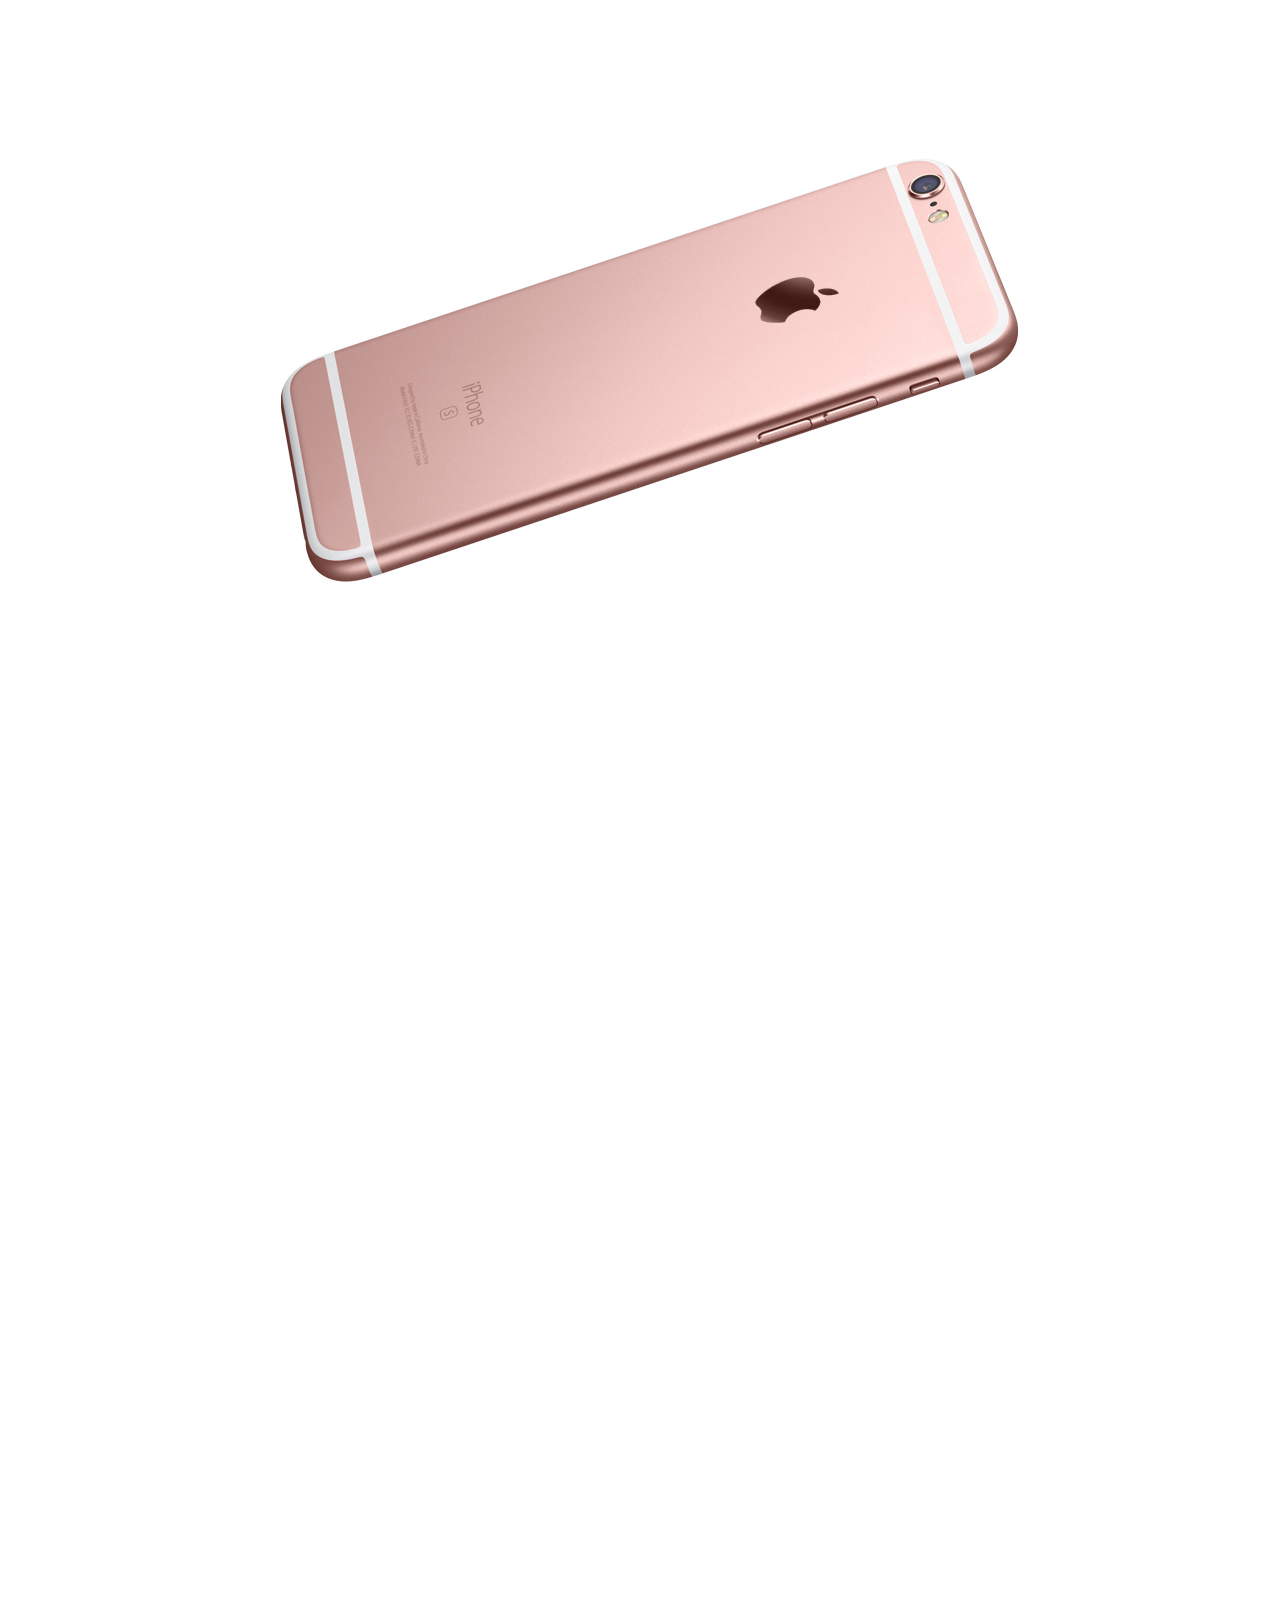
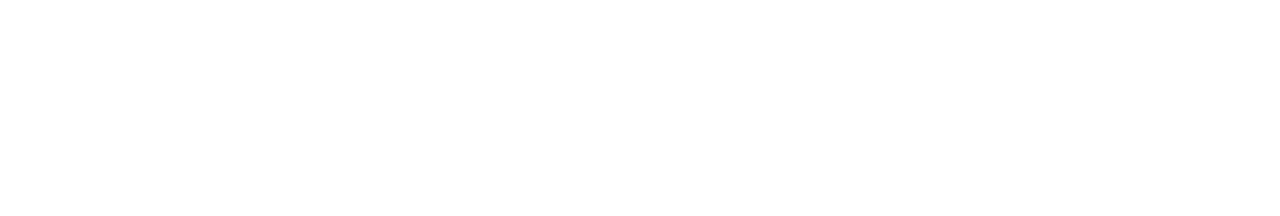
<file: imagenes/index.html>
﻿<!DOCTYPE html>
<html lang="en">
<head>
  <meta charset="UTF-8">
  <title>Especial 1 - Parallax</title>
  <style>
    .container {
      height: 200vh;
      width: 800px;
      margin: 0 auto;
      text-align: center;
    }
    .iphone {
      display: inline-block;
      margin-top: 150px;
      position: relative;
      transition: .1s;
    }
    .shape {
      background-image: url(shape.jpg);
      width: 128px;
      height: 128px;
      position: absolute;
      top: 75px;
      right: 161px;
      background-position: -54px;
      -webkit-mask-image: url(apple-mask.png);
      mask-image: url(apple-mask.png);
    }
  </style>
</head>
<body>
  <section class="container">
    <figure class="iphone" id="iphone">
      <img src="iphone.jpg" alt="">
      <div class="shape" id="mask"></div>
    </figure>
  </section>
  <script>
    const $iphone = document.getElementById('iphone');
    const $mask = document.getElementById('mask');
    window.addEventListener('scroll', function(e){
      console.log(window.scrollY);
      // $iphone.style.marginTop = window.scrollY + 'px';
      var position = 54 + window.scrollY;
      $mask.style.backgroundPosition = '-'+ position + 'px';
      $iphone.style.transform = 'rotate(-'+ position*0.02 +'deg)';
    });
  </script>
</body>
</html>
</file>
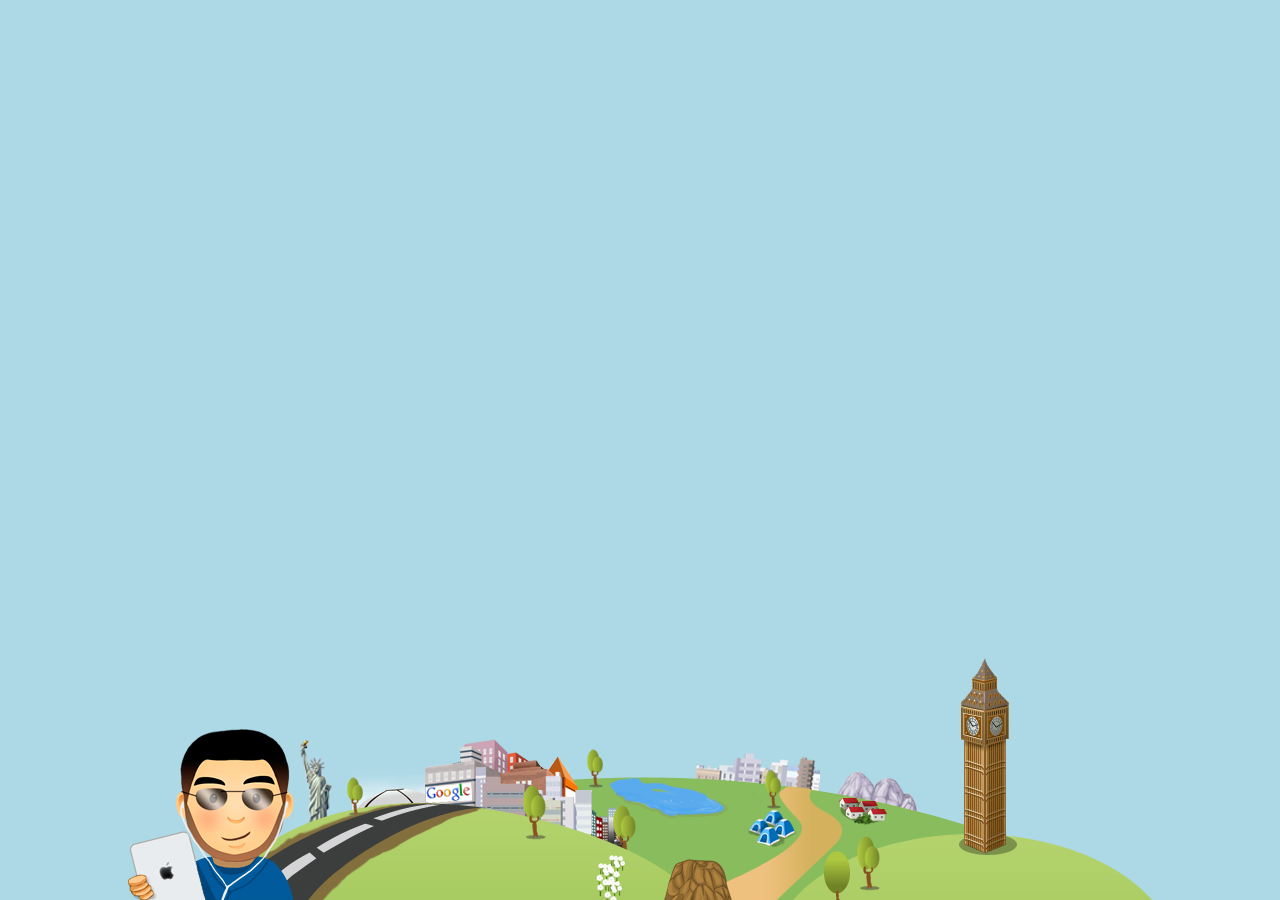
<file: cvander.html>
﻿<!DOCTYPE html>

<html lang="en" xmlns="http://www.w3.org/1999/xhtml">
<head>
    <meta charset="utf-8" />
    <title>Reto 3 transiciones con :hover</title>
    <link rel="stylesheet" href="css/cvander.css" />
</head>
<body>
    <div class="container">
        <div class="cvanderland">
            <div class="cvander">
                <img src="imagenes/body.png" class="cvander-body" alt="cvander body" />
                <img src="imagenes/head.png" class="cvander-head" alt="cvander head" />
                <img src="imagenes/ipad.png" class="cvander-ipad" alt="cvamder ipad" />
            </div>
        </div>
    </div>
</body>
</html>
</file>
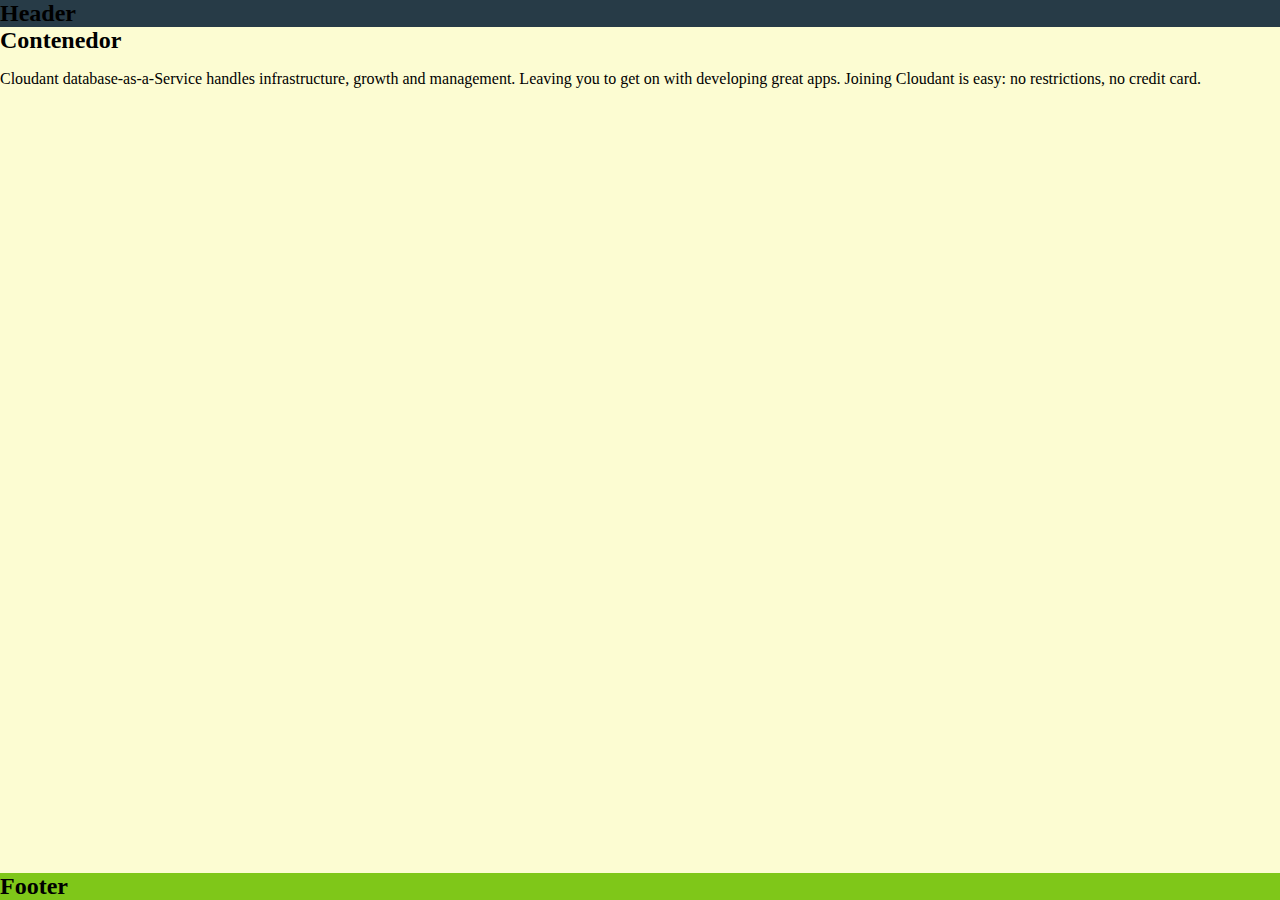
<file: stikefooter.html>
﻿<!DOCTYPE html>

<html lang="en" xmlns="http://www.w3.org/1999/xhtml">
<head>
    <meta charset="utf-8" />
    <title>Reto dos - Desarrollo web -Stiky footer</title>
    <link rel="stylesheet" href="css/stikefooter.css" />
</head>
<body id="body">
    <header id="header">
        <h2>Header</h2>
    </header>
        <section id="contenido">
            <h2>Contenedor</h2>
            <p>Cloudant database-as-a-Service handles infrastructure, growth and management. Leaving you to get on with developing great apps. Joining Cloudant is easy: no restrictions, no credit card.</p>

        </section>
    <footer id="footer">
        <h2>Footer</h2>
    </footer>
    <script>
        var $contenido = document.getElementById('contenido');
        var $footer = document.getElementById('footer');
        var $header = document.getElementById('header');
        var $bodyr = document.getElementById('doby');

        var alto = $body.offsetHeight - ($footer.offsetHeight + $header.offsetHeight);
        //console.log(alto);
        $contenido.style.minHeight = alto + "px";
    </script>

</body>
</html>
</file>
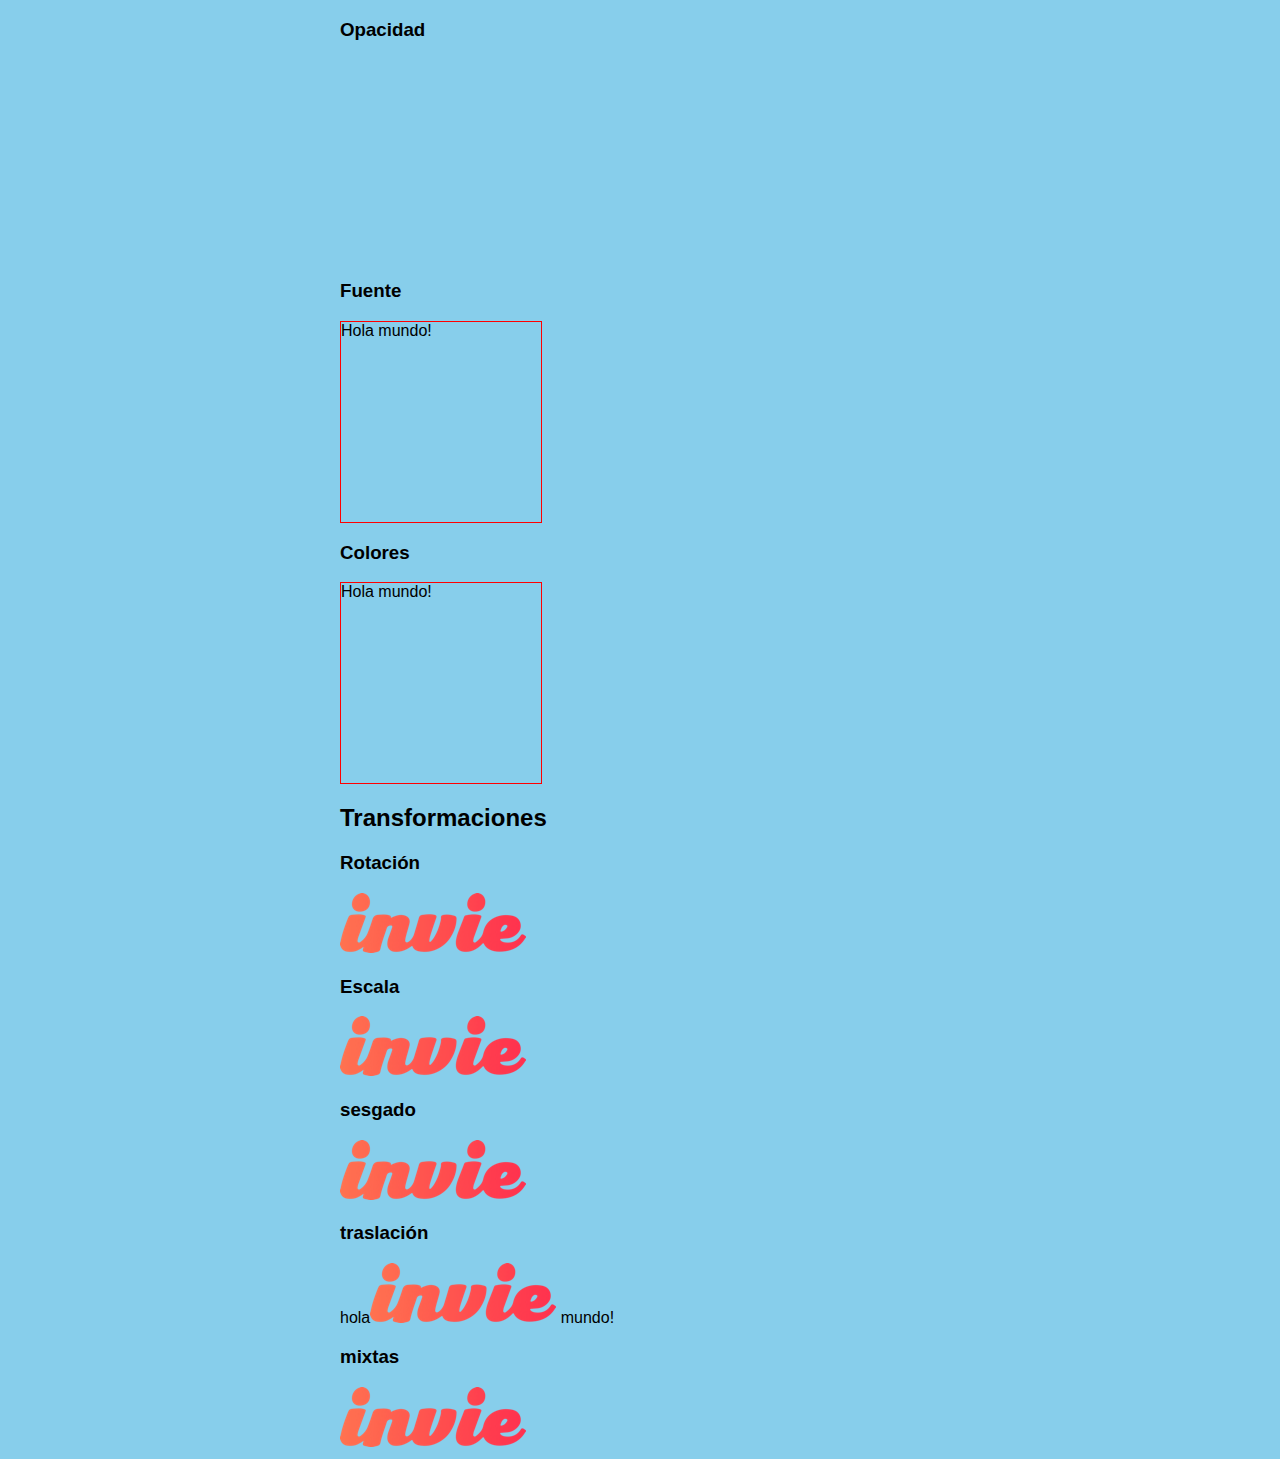
<file: transiciones.html>
﻿<!DOCTYPE html>
<html lang="en">
<head>
  <meta charset="UTF-8">
  <title>Transiciones</title>
  <link rel="stylesheet" href="css/transitions.css"/>
</head>
<body>
  <div class="contenedor">
    <h3>Opacidad</h3>
    <div class="transicion caja opacity">Hola mundo!</div>

    <h3>Fuente</h3>
    <div class="transicion caja fuente">Hola mundo!</div>

    <h3>Colores</h3>
    <div class="transicion caja colores">Hola mundo!</div>

    <h2>Transformaciones</h2>

    <h3>Rotación</h3>
    <img class="transicion rotacion" src="imagenes/invie.png" width="186" height="60"/>

    <h3>Escala</h3>
    <img class="transicion escala" src="imagenes/invie.png" width="186" height="60"/>

    <h3>sesgado</h3>
    <img class="transicion sesgado" src="imagenes/invie.png" width="186" height="60"/>
    <h3>traslación</h3>

    <span>hola</span><img class="transicion traslacion" src="imagenes/invie.png" width="186" height="60"/> <span>mundo!</span>
    <h3>mixtas</h3>
    <img class="transicion mixtas" src="imagenes/invie.png" width="186" height="60"/>
  </div>
</body>
</html>
</file>
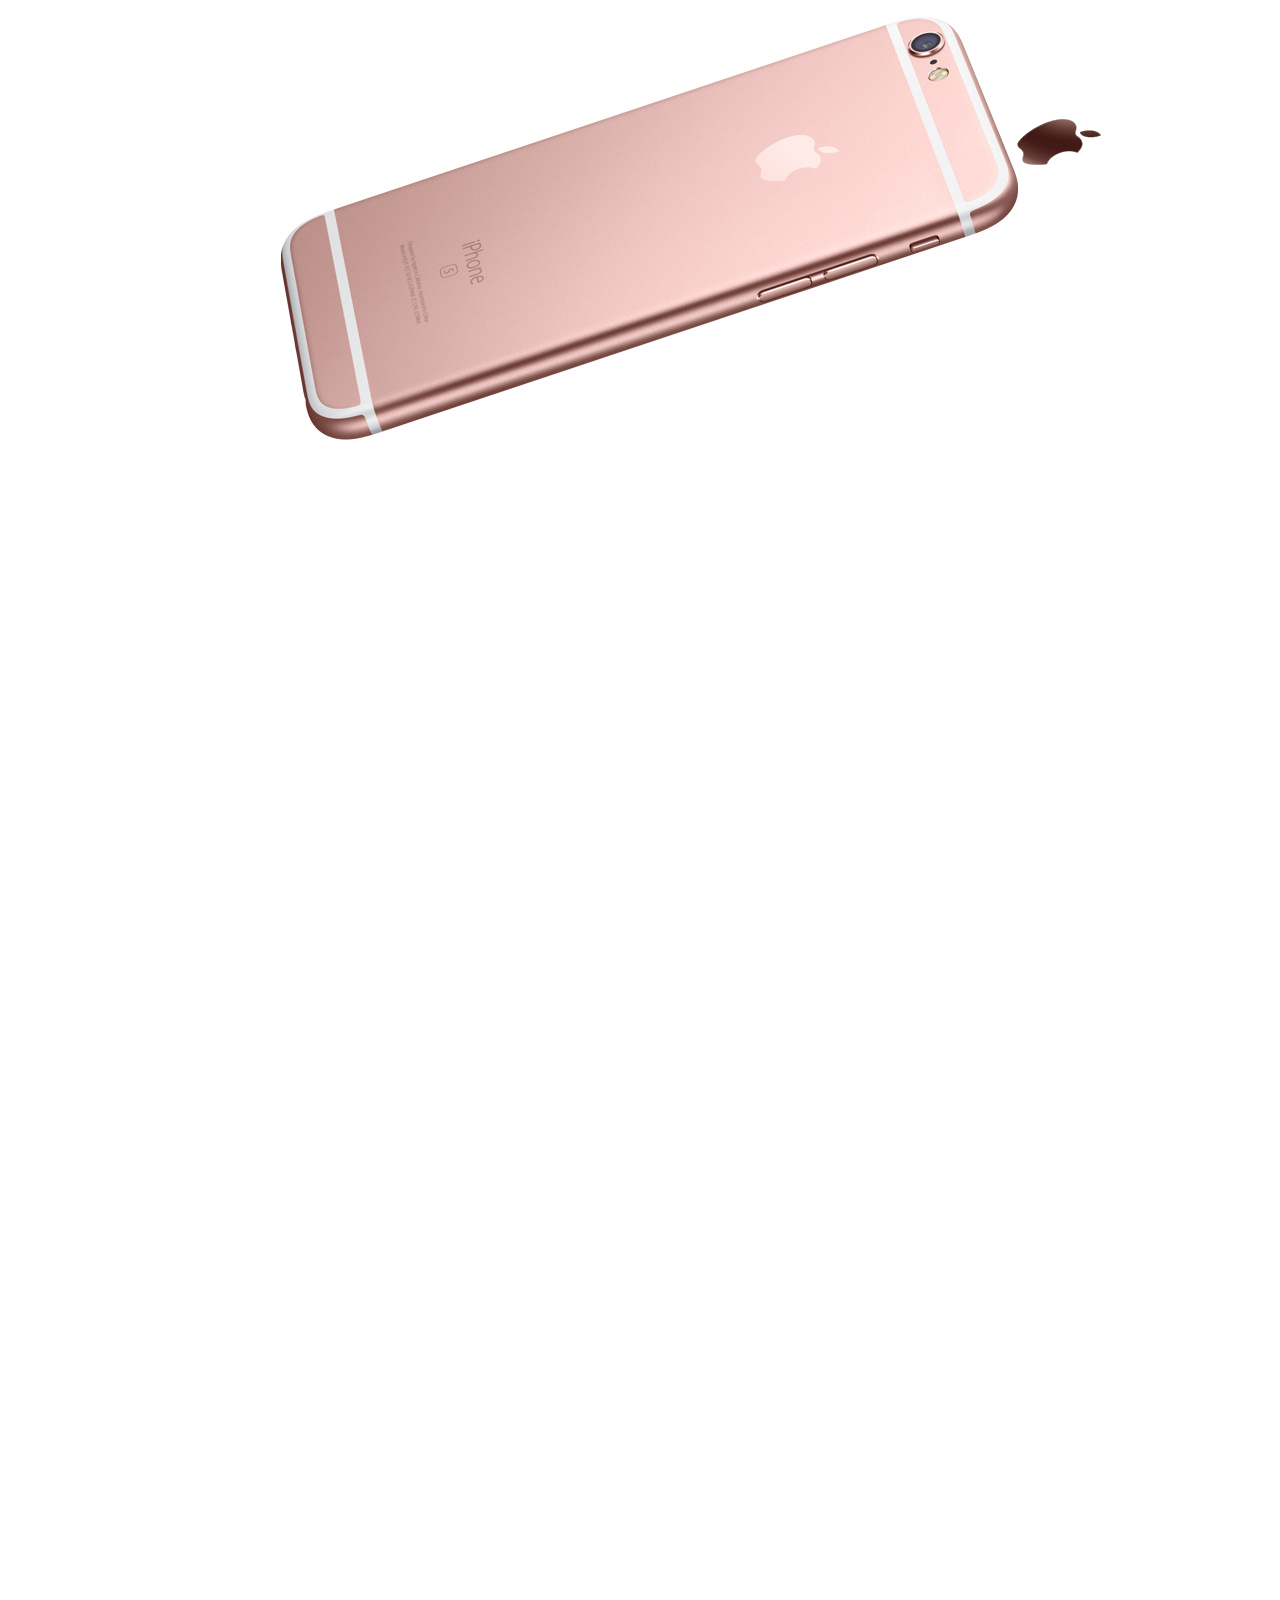
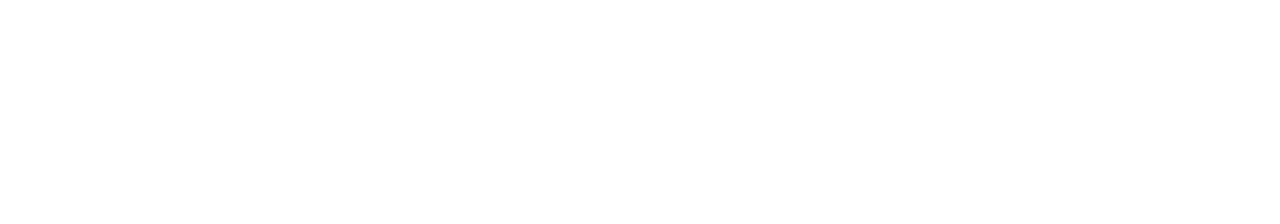
<file: imagenes/parallax.html>
﻿<!DOCTYPE html>

<html lang="en" xmlns="http://www.w3.org/1999/xhtml">
<head>
    <meta charset="utf-8" />
    <title>Especial 1 - Parallax </title>
    <style>
        .container{
            height: 200vh;
            width: 800px;
            margin: 0 auto;
            text-align: center;
        }
        .phone{
            display: inline-block;
            margin-top: 150px;
            position: relative;
            transition: .1s;
        }
        .shape{
            background-image: url(shape.jpg);
            width: 128px;
            height: 128px;
            position: absolute;
            top: 75px;
            right: 161px;
            background-position: -54px;
            -webkit-mask-image: url(apple-mask.png);
            mask-image: url(apple-mask.png);
        }
    </style>
</head>
<body>
    <section class="container">
    <figure class="iphone" id="iphone">
        <img src="iphone.jpg" alt="" />
        <div class="shape" id="mask"></div>
    </figure>
    </section>
    <script>
        const $iphone = document.getElementById('iphone');
        const $mask = document.getElementById('mask');
        window.addEventListener('scroll', function(e){
            console.log(window.scrollY);
            //$iphone.style.marginTop = window.scrollY + 'px';
            var position = 54 + window.scrollY;
            $mask.style.backgroundPosition = '-' + position + 'px';
            $iphone.style.transform = 'rotate(-'+ position*0.02 +'deg)';
        });
    </script>

</body>
</html>
</file>
<file: css/cvander.css>
﻿body{
    background: lightblue;
    margin: 0;
}

.cvanderland{
    width: 1024px;
    height: 243px;
    background: url('../imagenes/fondo.png');
    position: absolute;
    left: 0;
    bottom: 0;
    right: 0;
    margin: 0 auto;
}

.container{
    height: 100vh;
    width: 100vw;
    /*background-position: center bottom;
    background-repeat: no-repeat;*/
}

.cvander{
    /*background: red;*/
    width: 166px;
    height: 171px;
    position: absolute;
    left: 0;
    bottom: 0;
    overflow: hidden;
    transition: .3s; 
    /*animation: 1s cvander infinite;*/
}

.cvander:hover{
    /*background: blue;*/
}

.cvander:hover .cvander-head{
    /*border: 10px solid red;*/
    /*transform: translateY(5px);*/
    animation: .5s cvander infinite;
}

.cvander:hover .cvander-ipad{
    transform: rotate(-7deg);
}

.cvander-body{
    position: absolute;
    left: 0;
    bottom: 0;
}

.cvander-head{
    position: absolute;
    left: 0;
    top:0;
    /*transition: .3s;*/
}

.cvander-ipad{
    position: absolute;
    left: 0;
    bottom: -20px;
    transition: .2s;
}

@keyframes cvander{
    /*from{
        border: 1px solid red;
    }
    to{
        border: 10px solid green;
    }*/

    0%{

    }
    50%{
        transform: translateY(5px);
    }
    100%{
        transform: translateY(0px);
    }

}
</file>
<file: css/stikefooter.css>
﻿body
{
    background: lightgray;
    min-height: 100vh;
    margin: 0;
    display: flex;
    flex-direction: column;
}

h2{
    margin: 0;
}

header{
    /*height: 50px;*/
    background: #273b47;
}

section{
    background: #fcfcd2;
    /*height: 600px;*/
    flex: 1;
}

footer{
    background: #7fc719;
    /*height: 100px;*/
    /*
    position: absolute;
    bottom: 0;
    left: 0;
    right: 0;*/
    
}
</file>
<file: css/transitions.css>
﻿body
{
    background: skyblue;
    perspective: 1000px;
}

.contenedor{
    margin: 0 auto;
    width: 600px;
    font-family: sans-serif;
}

.transicion{
    transition: .3s;
    /*transition-duration: .3s;
    transition-timing-function:ease;
    transition-property: opacity;*/
    
}

.caja{
    width:200px;
    height: 200px;
    border: 1px solid red;
}

.opacity{
    opacity: 0;
}

.opacity:hover{
    opacity: 1;

}

.fuente:hover{
    font-size: 20px;
    font-weight: 600;
}

.colores:hover{
    color: red;
    background: yellow;
}

.rotacion:hover{
    transform: rotate(360deg);
}

.escala:hover{
    transform: scale(2);
}

.sesgado:hover{
    transform: skew(45deg);
}

.traslacion:hover{
    transform: translateZ(50px);
}

.mixtas:hover{
    transform: rotate(45deg) scale(2) skew(45deg) translateX(50px);
}
</file>
